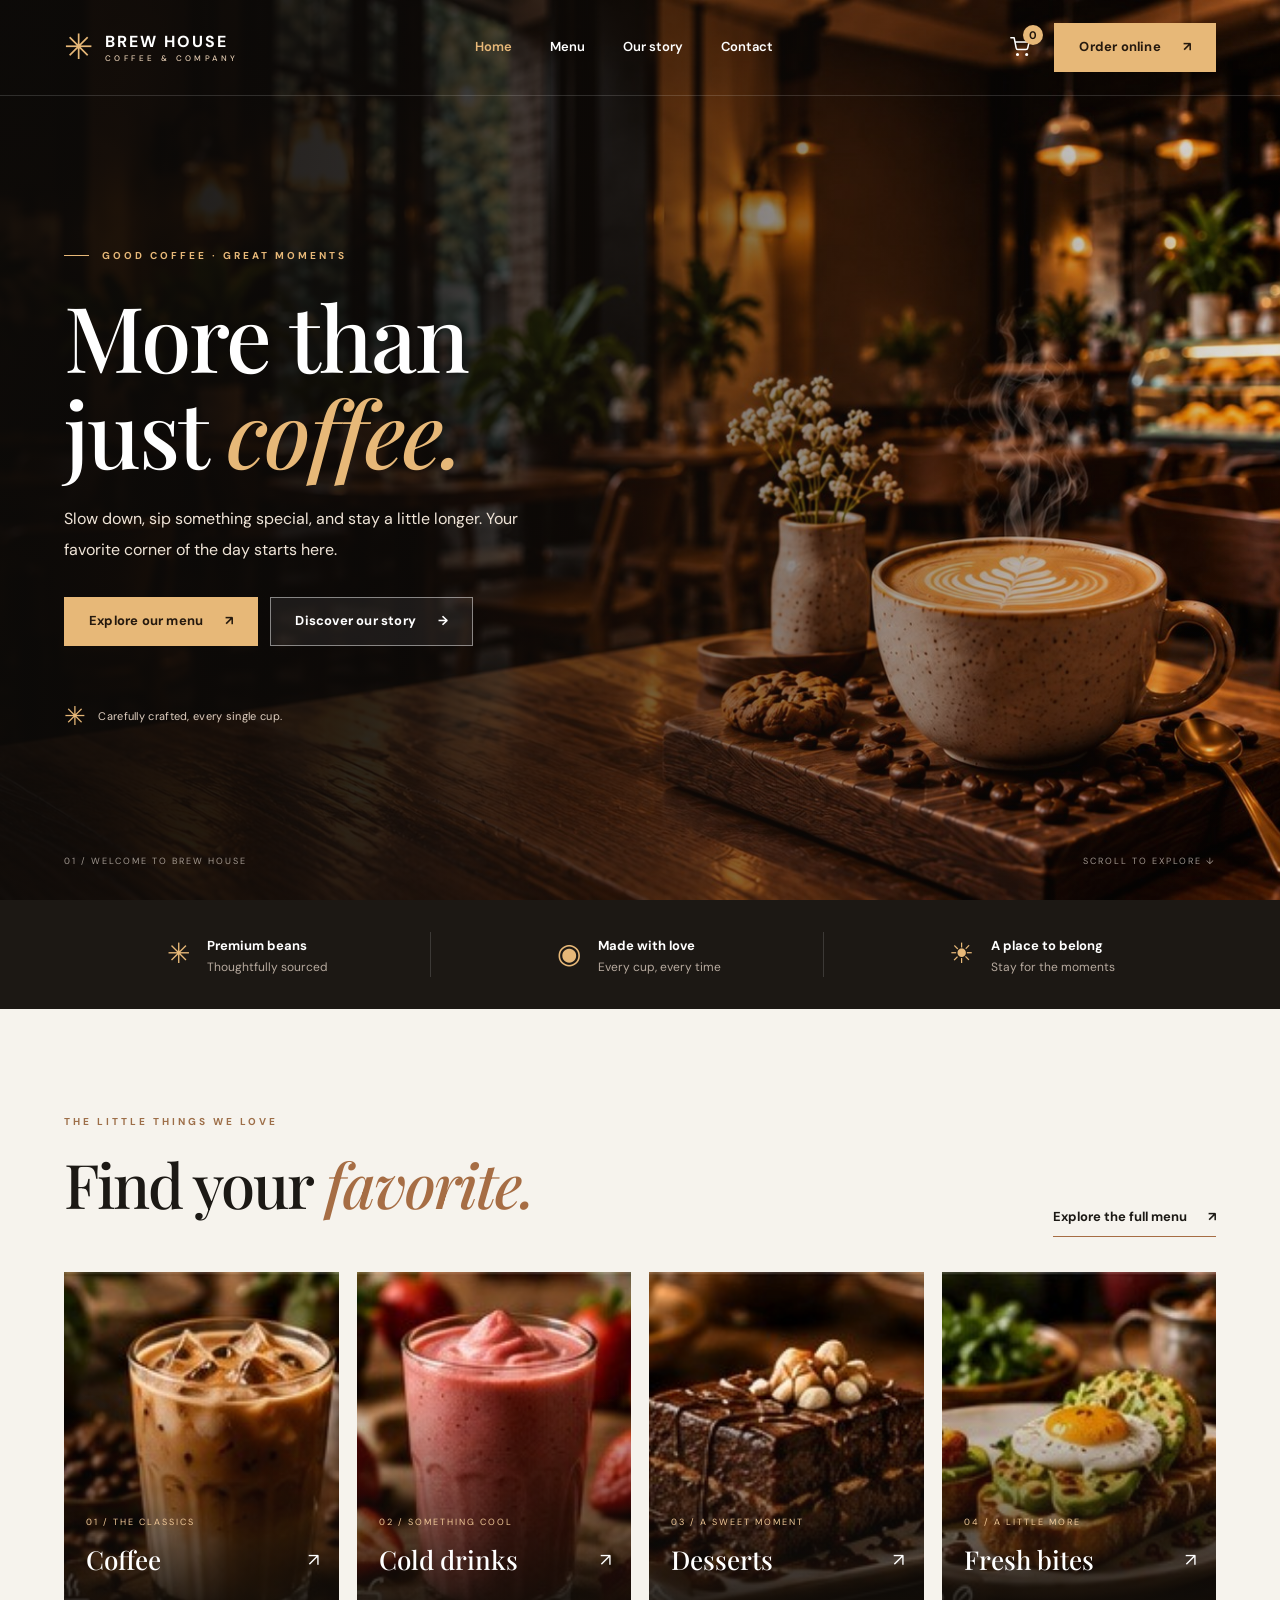
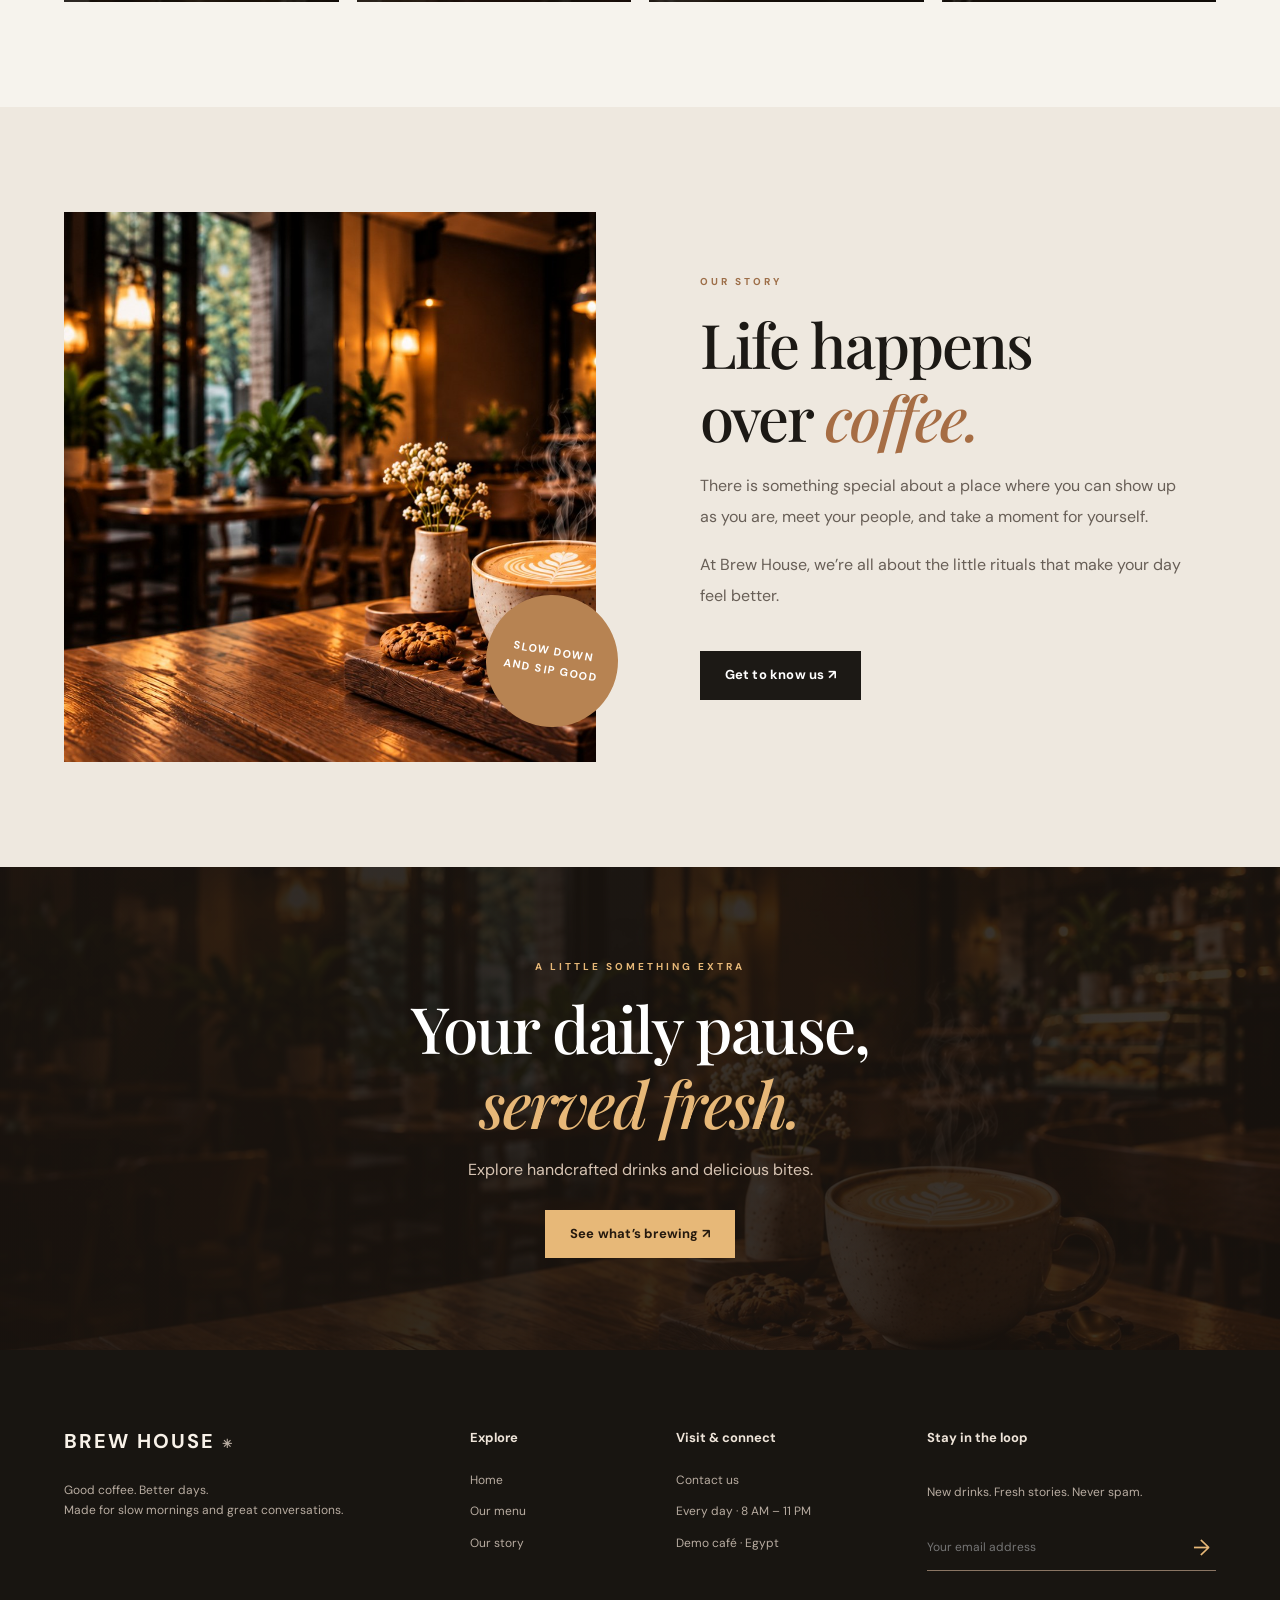
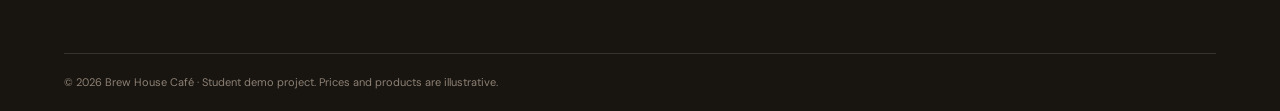
<file: index.html>
<!doctype html><html lang="en"><head><meta charset="UTF-8"><meta name="viewport" content="width=device-width,initial-scale=1"><meta name="description" content="Brew House Café — crafted coffee, fresh food and good company."><meta name="theme-color" content="#17130f"><title>Home | Brew House Café</title><link rel="preconnect" href="https://fonts.googleapis.com"><link rel="preconnect" href="https://fonts.gstatic.com" crossorigin><link href="https://fonts.googleapis.com/css2?family=DM+Sans:wght@400;500;600;700&family=Playfair+Display:ital,wght@0,500;0,600;0,700;1,500;1,600&display=swap" rel="stylesheet"><link rel="stylesheet" href="css/style.css"><script src="js/app.js" defer></script></head><body><header class="site-header"><div class="container nav-shell"><a class="brand" href="index.html" aria-label="Brew House homepage"><span class="brand-icon">✳</span><span class="brand-copy">BREW HOUSE<small>COFFEE & COMPANY</small></span></a><nav class="nav" id="mainNav" aria-label="Main navigation"><a data-nav="home" class="active" href="index.html">Home</a><a data-nav="menu" href="menu.html">Menu</a><a data-nav="about" href="about.html">Our story</a><a data-nav="contact" href="contact.html">Contact</a></nav><div class="nav-actions"><a class="cart-link" href="cart.html" aria-label="View shopping cart"><svg width="20" height="20" viewBox="0 0 24 24" fill="none" stroke="currentColor" stroke-width="1.8" stroke-linecap="round" stroke-linejoin="round"><circle cx="9" cy="21" r="1"/><circle cx="20" cy="21" r="1"/><path d="M1 1h4l2.4 12.2a2 2 0 0 0 2 1.8h9.8a2 2 0 0 0 2-1.6L23 6H6"/></svg><span class="cart-count" data-cart-count>0</span></a><a class="btn btn-gold nav-order" href="menu.html">Order online <span>↗</span></a><button class="menu-toggle" id="menuToggle" aria-label="Open menu" aria-expanded="false" aria-controls="mainNav"><span></span><span></span><span></span></button></div></div></header><main><section class="hero"><div class="container hero-inner"><div class="hero-content"><div class="eyebrow"><span class="dash"></span> GOOD COFFEE · GREAT MOMENTS</div><h1>More than<br>just <em>coffee.</em></h1><p>Slow down, sip something special, and stay a little longer. Your favorite corner of the day starts here.</p><div class="hero-buttons"><a class="btn btn-gold" href="menu.html">Explore our menu <span>↗</span></a><a class="btn btn-outline" href="about.html">Discover our story <span>→</span></a></div><div class="hero-proof"><span>✳</span><span>Carefully crafted, every single cup.</span></div></div><div class="hero-bottom"><span>01 / WELCOME TO BREW HOUSE</span><span>SCROLL TO EXPLORE ↓</span></div></div></section>
<section class="benefits"><div class="container benefits-grid"><div><span class="benefit-icon">✳</span><div><strong>Premium beans</strong><p>Thoughtfully sourced</p></div></div><div><span class="benefit-icon">◉</span><div><strong>Made with love</strong><p>Every cup, every time</p></div></div><div><span class="benefit-icon">☀</span><div><strong>A place to belong</strong><p>Stay for the moments</p></div></div></div></section>
<section class="section menu-preview"><div class="container"><div class="section-top"><div><div class="eyebrow dark-eye">THE LITTLE THINGS WE LOVE</div><h2>Find your <em>favorite.</em></h2></div><a class="text-link" href="menu.html">Explore the full menu <span>↗</span></a></div><div class="category-grid"><a href="menu.html?category=Coffee" class="category-card"><img src="images/coffee.jpg" alt="Coffee" loading="lazy"><div><small>01 / THE CLASSICS</small><h3>Coffee <span>↗</span></h3></div></a><a href="menu.html?category=Cold%20Drinks" class="category-card"><img src="images/cold-drinks.jpg" alt="Cold drink" loading="lazy"><div><small>02 / SOMETHING COOL</small><h3>Cold drinks <span>↗</span></h3></div></a><a href="menu.html?category=Desserts" class="category-card"><img src="images/desserts.jpg" alt="Chocolate dessert" loading="lazy"><div><small>03 / A SWEET MOMENT</small><h3>Desserts <span>↗</span></h3></div></a><a href="menu.html?category=Food" class="category-card"><img src="images/food.jpg" alt="Café food" loading="lazy"><div><small>04 / A LITTLE MORE</small><h3>Fresh bites <span>↗</span></h3></div></a></div></div></section>
<section class="section story-section"><div class="container story-grid"><div class="story-photo"><img src="images/hero.jpg" alt="Warm coffee shop table with a latte" loading="lazy"><span class="photo-stamp">SLOW DOWN<br>AND SIP GOOD</span></div><div class="story-copy"><div class="eyebrow dark-eye">OUR STORY</div><h2>Life happens<br>over <em>coffee.</em></h2><p>There is something special about a place where you can show up as you are, meet your people, and take a moment for yourself.</p><p>At Brew House, we’re all about the little rituals that make your day feel better.</p><a href="about.html" class="btn btn-dark">Get to know us ↗</a></div></div></section>
<section class="banner"><div class="container banner-content"><div class="eyebrow">A LITTLE SOMETHING EXTRA</div><h2>Your daily pause,<br><em>served fresh.</em></h2><p>Explore handcrafted drinks and delicious bites.</p><a href="menu.html" class="btn btn-gold">See what’s brewing ↗</a></div></section></main><footer class="footer"><div class="container footer-grid"><div><a href="index.html" class="footer-brand">BREW HOUSE <span>✳</span></a><p>Good coffee. Better days.<br>Made for slow mornings and great conversations.</p></div><div><h3>Explore</h3><a href="index.html">Home</a><a href="menu.html">Our menu</a><a href="about.html">Our story</a></div><div><h3>Visit & connect</h3><a href="contact.html">Contact us</a><span>Every day · 8 AM – 11 PM</span><span>Demo café · Egypt</span></div><div><h3>Stay in the loop</h3><p>New drinks. Fresh stories. Never spam.</p><form class="subscribe-form" id="subscribeForm"><input required type="email" aria-label="Email address" placeholder="Your email address"><button aria-label="Subscribe" type="submit">→</button></form><small id="subscribeMessage" role="status"></small></div></div><div class="container copyright">© 2026 Brew House Café · Student demo project. Prices and products are illustrative.</div></footer><div class="toast" id="toast" role="status" aria-live="polite"></div></body></html>
</file>
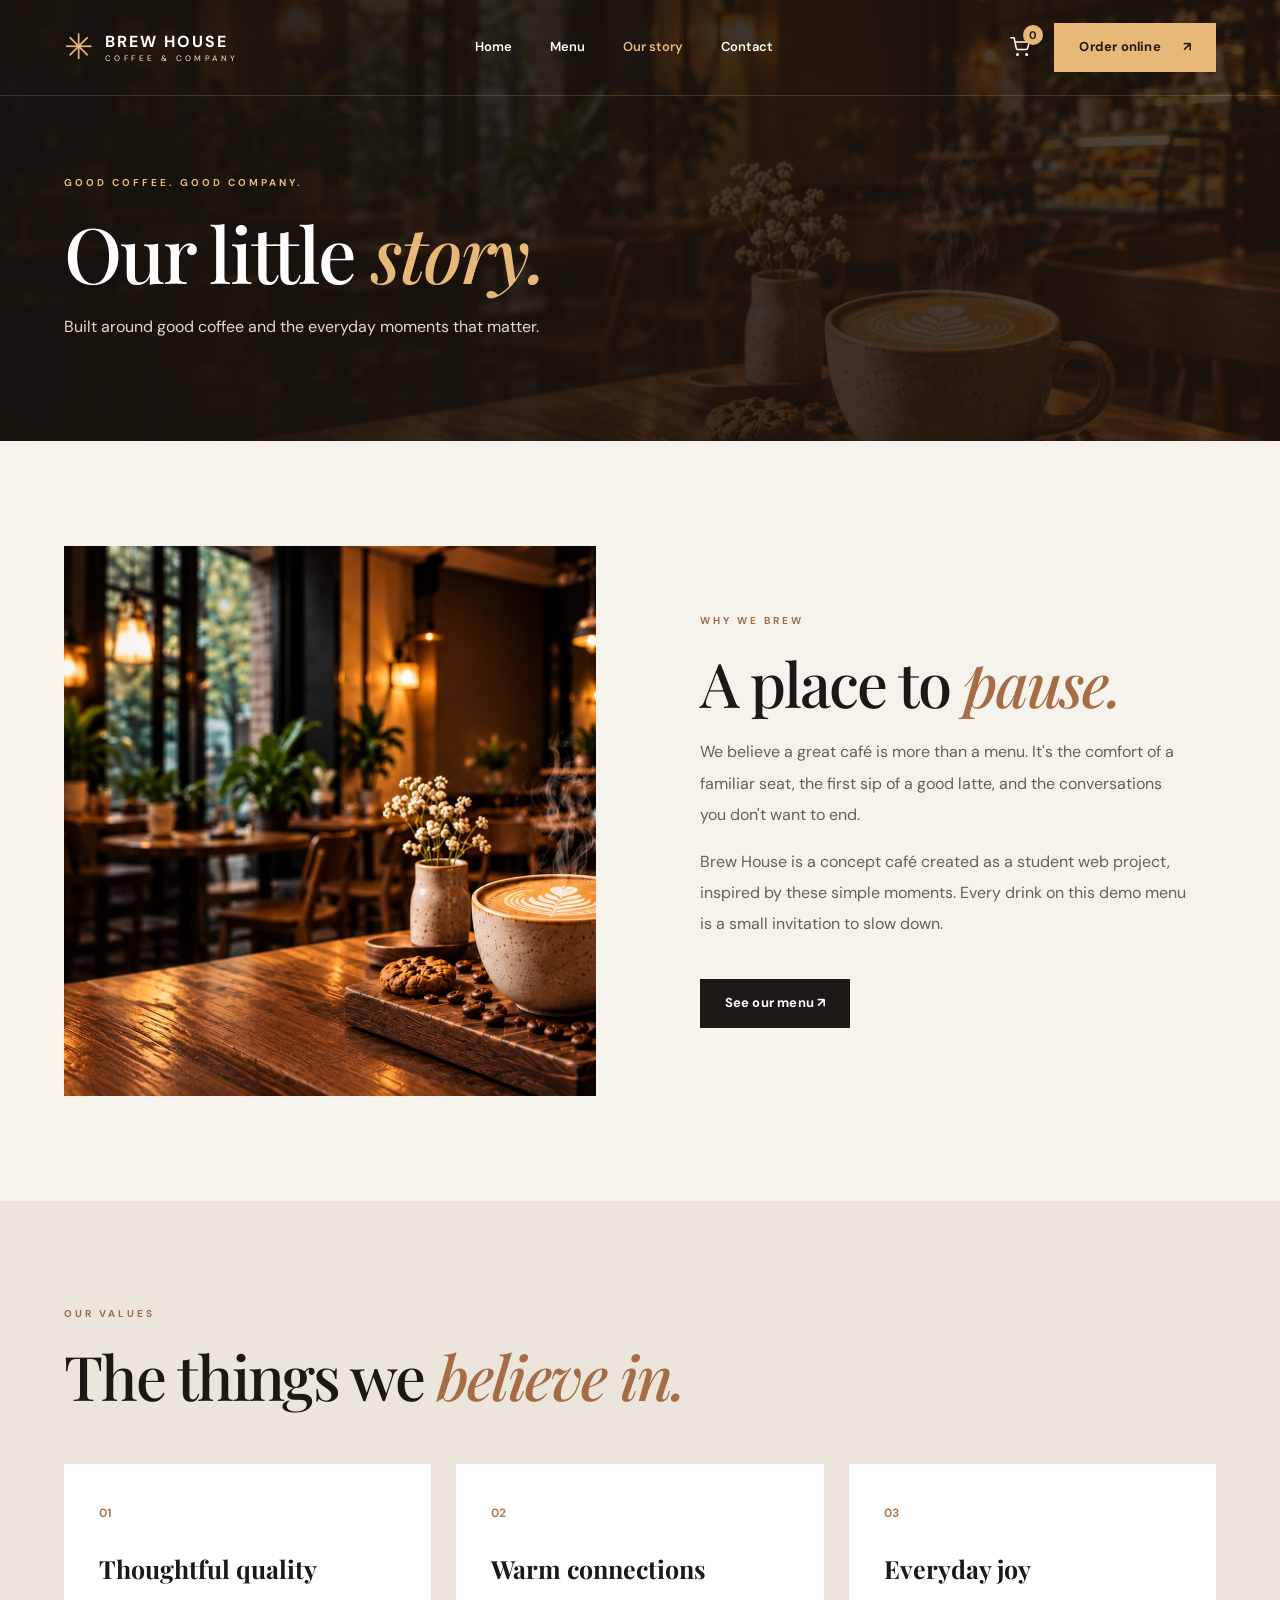
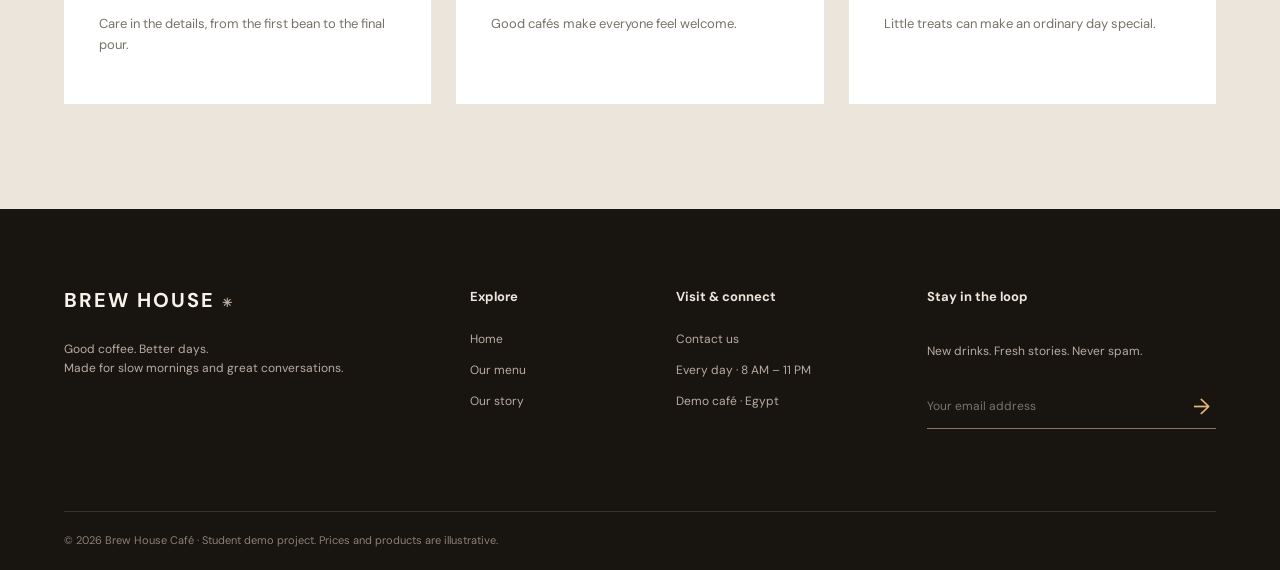
<file: about.html>
<!doctype html><html lang="en"><head><meta charset="UTF-8"><meta name="viewport" content="width=device-width,initial-scale=1"><meta name="description" content="Brew House Café — crafted coffee, fresh food and good company."><meta name="theme-color" content="#17130f"><title>Our Story | Brew House Café</title><link rel="preconnect" href="https://fonts.googleapis.com"><link rel="preconnect" href="https://fonts.gstatic.com" crossorigin><link href="https://fonts.googleapis.com/css2?family=DM+Sans:wght@400;500;600;700&family=Playfair+Display:ital,wght@0,500;0,600;0,700;1,500;1,600&display=swap" rel="stylesheet"><link rel="stylesheet" href="css/style.css"><script src="js/app.js" defer></script></head><body><header class="site-header"><div class="container nav-shell"><a class="brand" href="index.html" aria-label="Brew House homepage"><span class="brand-icon">✳</span><span class="brand-copy">BREW HOUSE<small>COFFEE & COMPANY</small></span></a><nav class="nav" id="mainNav" aria-label="Main navigation"><a data-nav="home" href="index.html">Home</a><a data-nav="menu" href="menu.html">Menu</a><a data-nav="about" class="active" href="about.html">Our story</a><a data-nav="contact" href="contact.html">Contact</a></nav><div class="nav-actions"><a class="cart-link" href="cart.html" aria-label="View shopping cart"><svg width="20" height="20" viewBox="0 0 24 24" fill="none" stroke="currentColor" stroke-width="1.8" stroke-linecap="round" stroke-linejoin="round"><circle cx="9" cy="21" r="1"/><circle cx="20" cy="21" r="1"/><path d="M1 1h4l2.4 12.2a2 2 0 0 0 2 1.8h9.8a2 2 0 0 0 2-1.6L23 6H6"/></svg><span class="cart-count" data-cart-count>0</span></a><a class="btn btn-gold nav-order" href="menu.html">Order online <span>↗</span></a><button class="menu-toggle" id="menuToggle" aria-label="Open menu" aria-expanded="false" aria-controls="mainNav"><span></span><span></span><span></span></button></div></div></header><main><section class="page-hero"><div class="container"><div class="eyebrow">GOOD COFFEE. GOOD COMPANY.</div><h1>Our little <em>story.</em></h1><p>Built around good coffee and the everyday moments that matter.</p></div></section><section class="section"><div class="container story-grid"><div class="story-photo"><img src="images/hero.jpg" alt="Coffee and warm café atmosphere"></div><div class="story-copy"><div class="eyebrow dark-eye">WHY WE BREW</div><h2>A place to <em>pause.</em></h2><p>We believe a great café is more than a menu. It's the comfort of a familiar seat, the first sip of a good latte, and the conversations you don't want to end.</p><p>Brew House is a concept café created as a student web project, inspired by these simple moments. Every drink on this demo menu is a small invitation to slow down.</p><a href="menu.html" class="btn btn-dark">See our menu ↗</a></div></div></section><section class="section values-section"><div class="container"><div class="section-top"><div><div class="eyebrow dark-eye">OUR VALUES</div><h2>The things we <em>believe in.</em></h2></div></div><div class="values-grid"><article><b>01</b><h3>Thoughtful quality</h3><p>Care in the details, from the first bean to the final pour.</p></article><article><b>02</b><h3>Warm connections</h3><p>Good cafés make everyone feel welcome.</p></article><article><b>03</b><h3>Everyday joy</h3><p>Little treats can make an ordinary day special.</p></article></div></div></section></main><footer class="footer"><div class="container footer-grid"><div><a href="index.html" class="footer-brand">BREW HOUSE <span>✳</span></a><p>Good coffee. Better days.<br>Made for slow mornings and great conversations.</p></div><div><h3>Explore</h3><a href="index.html">Home</a><a href="menu.html">Our menu</a><a href="about.html">Our story</a></div><div><h3>Visit & connect</h3><a href="contact.html">Contact us</a><span>Every day · 8 AM – 11 PM</span><span>Demo café · Egypt</span></div><div><h3>Stay in the loop</h3><p>New drinks. Fresh stories. Never spam.</p><form class="subscribe-form" id="subscribeForm"><input required type="email" aria-label="Email address" placeholder="Your email address"><button aria-label="Subscribe" type="submit">→</button></form><small id="subscribeMessage" role="status"></small></div></div><div class="container copyright">© 2026 Brew House Café · Student demo project. Prices and products are illustrative.</div></footer><div class="toast" id="toast" role="status" aria-live="polite"></div></body></html>
</file>
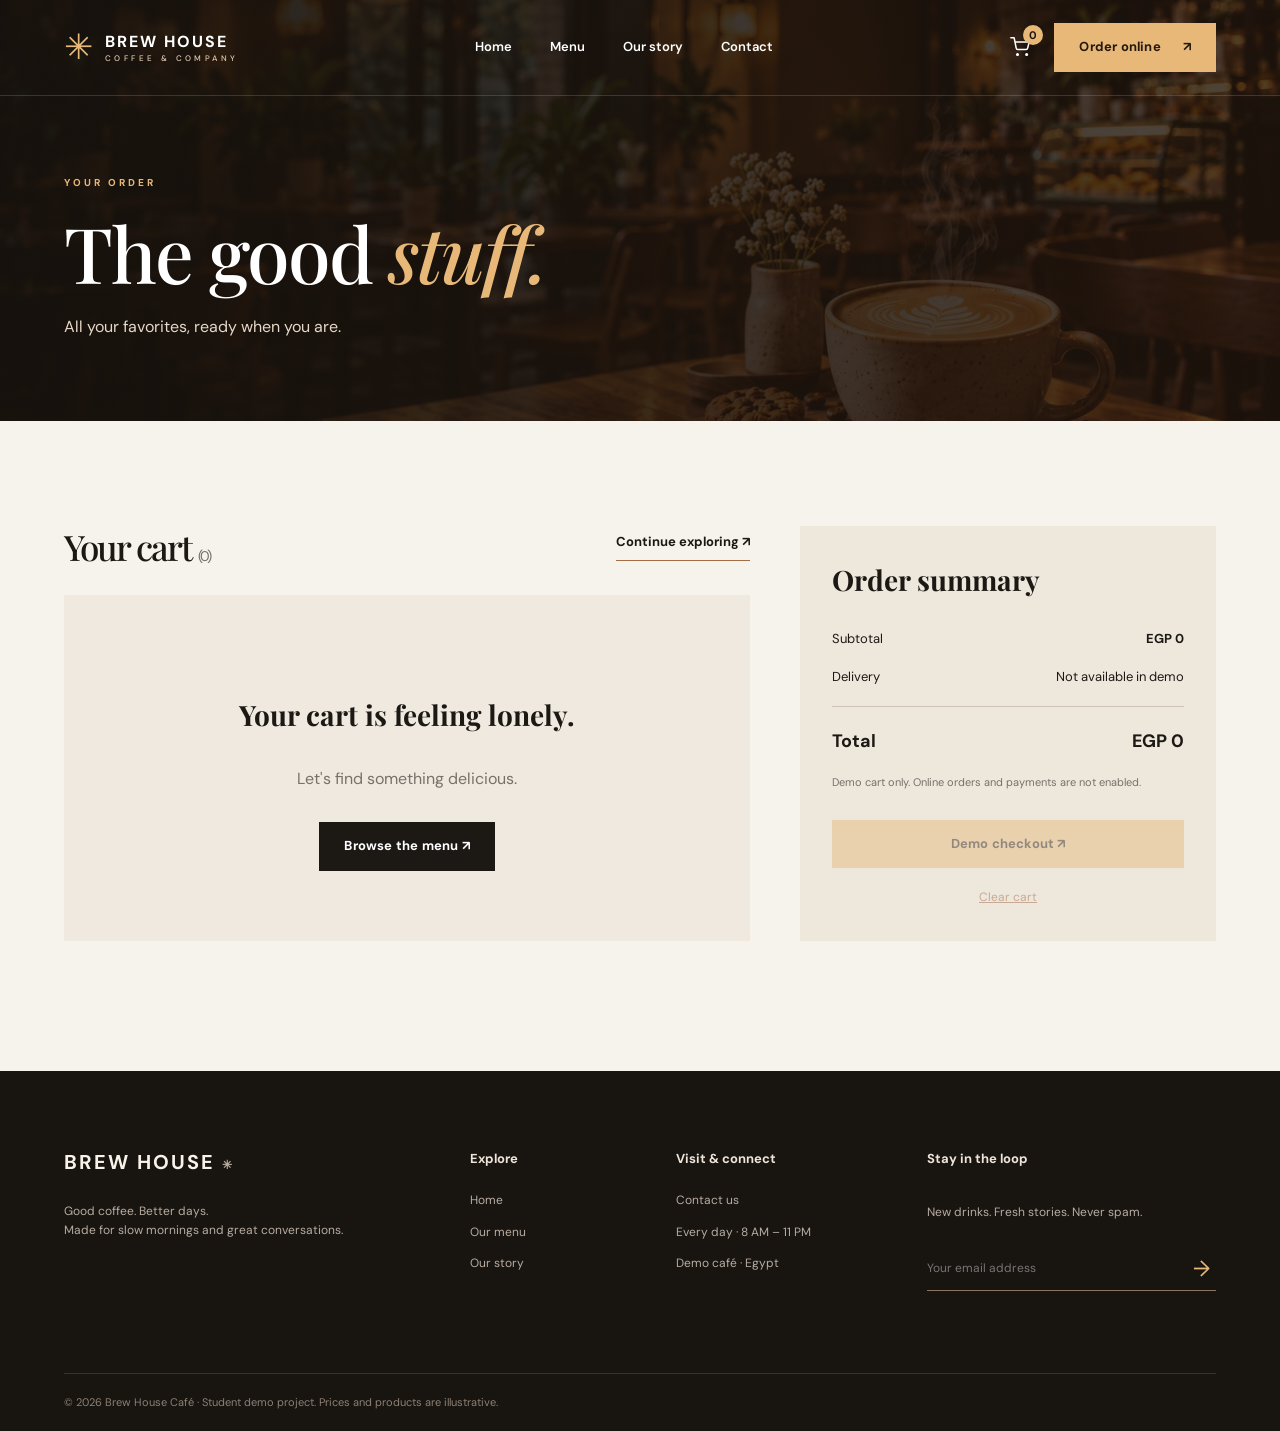
<file: cart.html>
<!doctype html><html lang="en"><head><meta charset="UTF-8"><meta name="viewport" content="width=device-width,initial-scale=1"><meta name="description" content="Brew House Café — crafted coffee, fresh food and good company."><meta name="theme-color" content="#17130f"><title>Cart | Brew House Café</title><link rel="preconnect" href="https://fonts.googleapis.com"><link rel="preconnect" href="https://fonts.gstatic.com" crossorigin><link href="https://fonts.googleapis.com/css2?family=DM+Sans:wght@400;500;600;700&family=Playfair+Display:ital,wght@0,500;0,600;0,700;1,500;1,600&display=swap" rel="stylesheet"><link rel="stylesheet" href="css/style.css"><script src="js/app.js" defer></script></head><body><header class="site-header"><div class="container nav-shell"><a class="brand" href="index.html" aria-label="Brew House homepage"><span class="brand-icon">✳</span><span class="brand-copy">BREW HOUSE<small>COFFEE & COMPANY</small></span></a><nav class="nav" id="mainNav" aria-label="Main navigation"><a data-nav="home" href="index.html">Home</a><a data-nav="menu" href="menu.html">Menu</a><a data-nav="about" href="about.html">Our story</a><a data-nav="contact" href="contact.html">Contact</a></nav><div class="nav-actions"><a class="cart-link" href="cart.html" aria-label="View shopping cart"><svg width="20" height="20" viewBox="0 0 24 24" fill="none" stroke="currentColor" stroke-width="1.8" stroke-linecap="round" stroke-linejoin="round"><circle cx="9" cy="21" r="1"/><circle cx="20" cy="21" r="1"/><path d="M1 1h4l2.4 12.2a2 2 0 0 0 2 1.8h9.8a2 2 0 0 0 2-1.6L23 6H6"/></svg><span class="cart-count" data-cart-count>0</span></a><a class="btn btn-gold nav-order" href="menu.html">Order online <span>↗</span></a><button class="menu-toggle" id="menuToggle" aria-label="Open menu" aria-expanded="false" aria-controls="mainNav"><span></span><span></span><span></span></button></div></div></header><main><section class="page-hero compact-hero"><div class="container"><div class="eyebrow">YOUR ORDER</div><h1>The good <em>stuff.</em></h1><p>All your favorites, ready when you are.</p></div></section><section class="section"><div class="container cart-layout"><div><div class="cart-heading"><h2>Your cart <span id="cartTitleCount"></span></h2><a href="menu.html" class="text-link">Continue exploring ↗</a></div><div id="cartItems" class="cart-items"></div><div id="cartEmpty" class="empty-state" hidden><h3>Your cart is feeling lonely.</h3><p>Let's find something delicious.</p><a class="btn btn-dark" href="menu.html">Browse the menu ↗</a></div></div><aside class="order-summary"><h3>Order summary</h3><div class="summary-row"><span>Subtotal</span><strong id="subtotal">EGP 0</strong></div><div class="summary-row"><span>Delivery</span><span>Not available in demo</span></div><div class="summary-total"><span>Total</span><strong id="cartTotal">EGP 0</strong></div><p>Demo cart only. Online orders and payments are not enabled.</p><button type="button" class="btn btn-gold checkout-button" id="checkoutBtn">Demo checkout ↗</button><button type="button" class="clear-cart" id="clearCartBtn">Clear cart</button></aside></div></section></main><footer class="footer"><div class="container footer-grid"><div><a href="index.html" class="footer-brand">BREW HOUSE <span>✳</span></a><p>Good coffee. Better days.<br>Made for slow mornings and great conversations.</p></div><div><h3>Explore</h3><a href="index.html">Home</a><a href="menu.html">Our menu</a><a href="about.html">Our story</a></div><div><h3>Visit & connect</h3><a href="contact.html">Contact us</a><span>Every day · 8 AM – 11 PM</span><span>Demo café · Egypt</span></div><div><h3>Stay in the loop</h3><p>New drinks. Fresh stories. Never spam.</p><form class="subscribe-form" id="subscribeForm"><input required type="email" aria-label="Email address" placeholder="Your email address"><button aria-label="Subscribe" type="submit">→</button></form><small id="subscribeMessage" role="status"></small></div></div><div class="container copyright">© 2026 Brew House Café · Student demo project. Prices and products are illustrative.</div></footer><div class="toast" id="toast" role="status" aria-live="polite"></div></body></html>
</file>
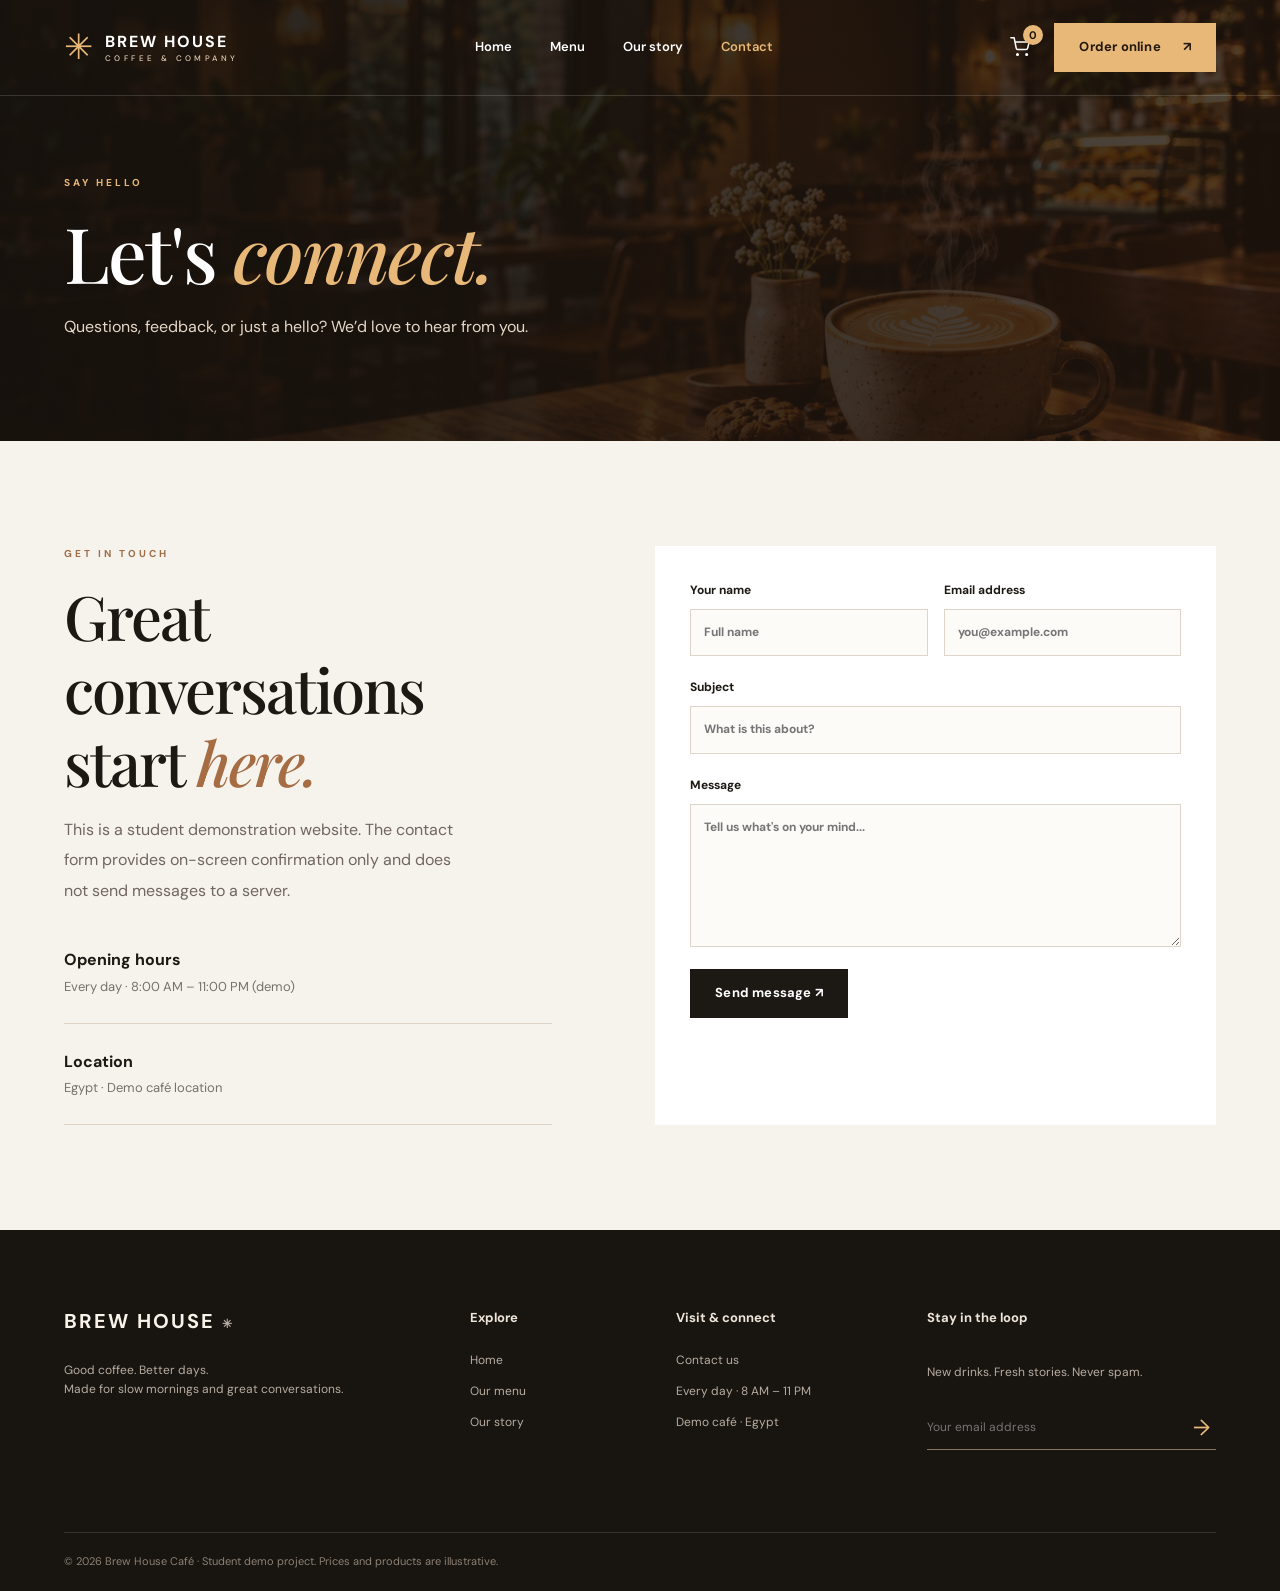
<file: contact.html>
<!doctype html><html lang="en"><head><meta charset="UTF-8"><meta name="viewport" content="width=device-width,initial-scale=1"><meta name="description" content="Brew House Café — crafted coffee, fresh food and good company."><meta name="theme-color" content="#17130f"><title>Contact | Brew House Café</title><link rel="preconnect" href="https://fonts.googleapis.com"><link rel="preconnect" href="https://fonts.gstatic.com" crossorigin><link href="https://fonts.googleapis.com/css2?family=DM+Sans:wght@400;500;600;700&family=Playfair+Display:ital,wght@0,500;0,600;0,700;1,500;1,600&display=swap" rel="stylesheet"><link rel="stylesheet" href="css/style.css"><script src="js/app.js" defer></script></head><body><header class="site-header"><div class="container nav-shell"><a class="brand" href="index.html" aria-label="Brew House homepage"><span class="brand-icon">✳</span><span class="brand-copy">BREW HOUSE<small>COFFEE & COMPANY</small></span></a><nav class="nav" id="mainNav" aria-label="Main navigation"><a data-nav="home" href="index.html">Home</a><a data-nav="menu" href="menu.html">Menu</a><a data-nav="about" href="about.html">Our story</a><a data-nav="contact" class="active" href="contact.html">Contact</a></nav><div class="nav-actions"><a class="cart-link" href="cart.html" aria-label="View shopping cart"><svg width="20" height="20" viewBox="0 0 24 24" fill="none" stroke="currentColor" stroke-width="1.8" stroke-linecap="round" stroke-linejoin="round"><circle cx="9" cy="21" r="1"/><circle cx="20" cy="21" r="1"/><path d="M1 1h4l2.4 12.2a2 2 0 0 0 2 1.8h9.8a2 2 0 0 0 2-1.6L23 6H6"/></svg><span class="cart-count" data-cart-count>0</span></a><a class="btn btn-gold nav-order" href="menu.html">Order online <span>↗</span></a><button class="menu-toggle" id="menuToggle" aria-label="Open menu" aria-expanded="false" aria-controls="mainNav"><span></span><span></span><span></span></button></div></div></header><main><section class="page-hero"><div class="container"><div class="eyebrow">SAY HELLO</div><h1>Let's <em>connect.</em></h1><p>Questions, feedback, or just a hello? We’d love to hear from you.</p></div></section><section class="section"><div class="container contact-grid"><div class="contact-information"><div class="eyebrow dark-eye">GET IN TOUCH</div><h2>Great conversations<br>start <em>here.</em></h2><p>This is a student demonstration website. The contact form provides on-screen confirmation only and does not send messages to a server.</p><div class="contact-info-item"><strong>Opening hours</strong><span>Every day · 8:00 AM – 11:00 PM (demo)</span></div><div class="contact-info-item"><strong>Location</strong><span>Egypt · Demo café location</span></div></div><form id="contactForm" class="contact-form"><div class="form-row"><label>Your name<input name="name" required minlength="2" placeholder="Full name"></label><label>Email address<input name="email" type="email" required placeholder="you@example.com"></label></div><label>Subject<input name="subject" required placeholder="What is this about?"></label><label>Message<textarea name="message" required minlength="10" rows="6" placeholder="Tell us what's on your mind..."></textarea></label><button type="submit" class="btn btn-dark">Send message ↗</button><p id="contactMessage" role="status"></p></form></div></section></main><footer class="footer"><div class="container footer-grid"><div><a href="index.html" class="footer-brand">BREW HOUSE <span>✳</span></a><p>Good coffee. Better days.<br>Made for slow mornings and great conversations.</p></div><div><h3>Explore</h3><a href="index.html">Home</a><a href="menu.html">Our menu</a><a href="about.html">Our story</a></div><div><h3>Visit & connect</h3><a href="contact.html">Contact us</a><span>Every day · 8 AM – 11 PM</span><span>Demo café · Egypt</span></div><div><h3>Stay in the loop</h3><p>New drinks. Fresh stories. Never spam.</p><form class="subscribe-form" id="subscribeForm"><input required type="email" aria-label="Email address" placeholder="Your email address"><button aria-label="Subscribe" type="submit">→</button></form><small id="subscribeMessage" role="status"></small></div></div><div class="container copyright">© 2026 Brew House Café · Student demo project. Prices and products are illustrative.</div></footer><div class="toast" id="toast" role="status" aria-live="polite"></div></body></html>
</file>
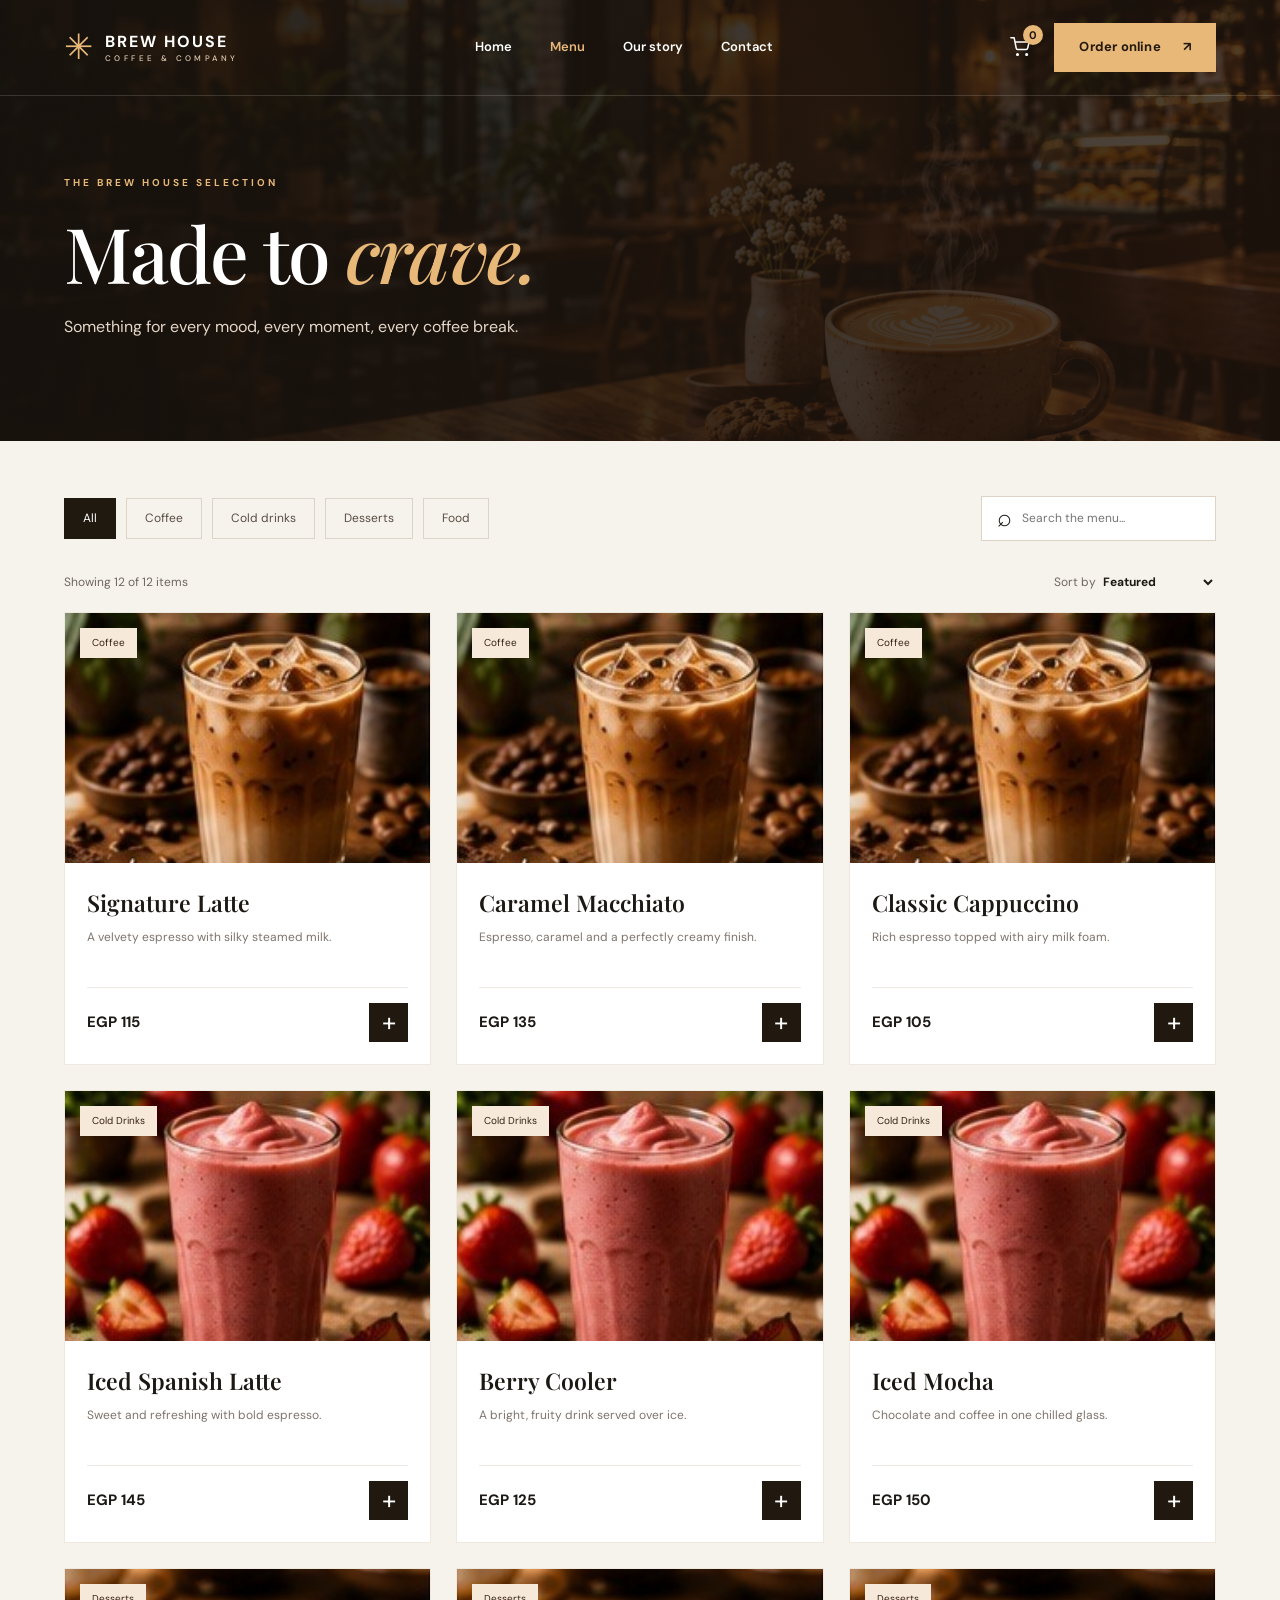
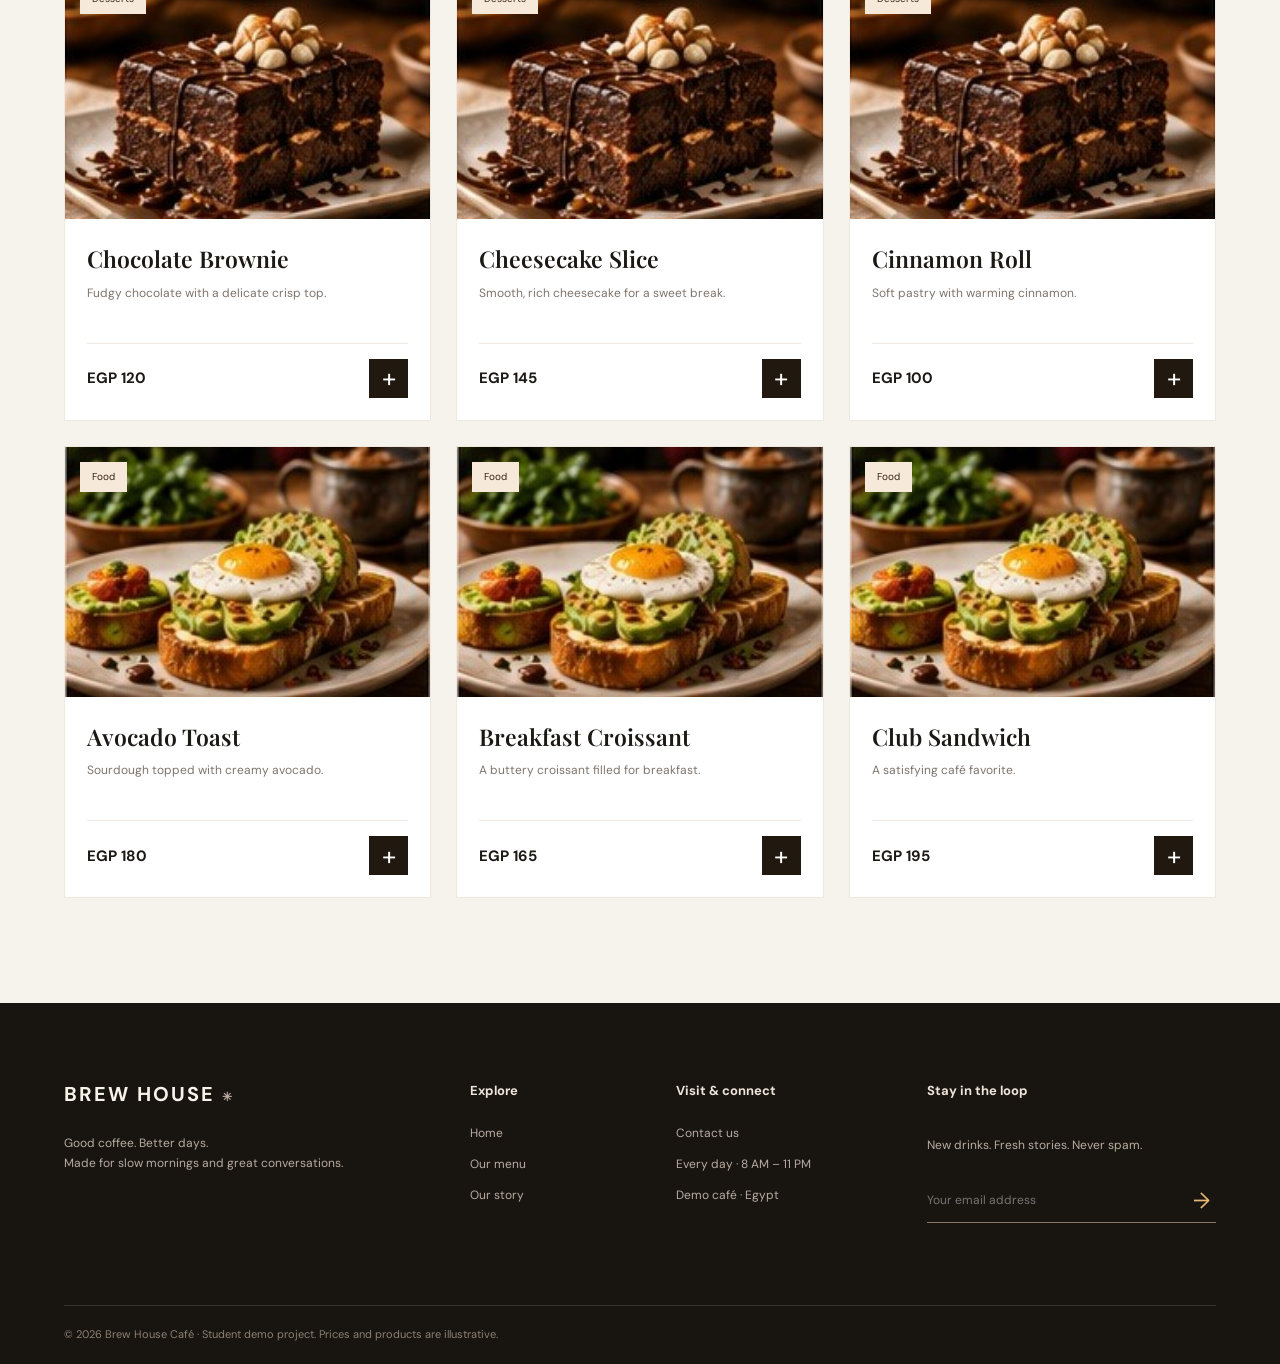
<file: menu.html>
<!doctype html><html lang="en"><head><meta charset="UTF-8"><meta name="viewport" content="width=device-width,initial-scale=1"><meta name="description" content="Brew House Café — crafted coffee, fresh food and good company."><meta name="theme-color" content="#17130f"><title>Menu | Brew House Café</title><link rel="preconnect" href="https://fonts.googleapis.com"><link rel="preconnect" href="https://fonts.gstatic.com" crossorigin><link href="https://fonts.googleapis.com/css2?family=DM+Sans:wght@400;500;600;700&family=Playfair+Display:ital,wght@0,500;0,600;0,700;1,500;1,600&display=swap" rel="stylesheet"><link rel="stylesheet" href="css/style.css"><script src="js/app.js" defer></script></head><body><header class="site-header"><div class="container nav-shell"><a class="brand" href="index.html" aria-label="Brew House homepage"><span class="brand-icon">✳</span><span class="brand-copy">BREW HOUSE<small>COFFEE & COMPANY</small></span></a><nav class="nav" id="mainNav" aria-label="Main navigation"><a data-nav="home" href="index.html">Home</a><a data-nav="menu" class="active" href="menu.html">Menu</a><a data-nav="about" href="about.html">Our story</a><a data-nav="contact" href="contact.html">Contact</a></nav><div class="nav-actions"><a class="cart-link" href="cart.html" aria-label="View shopping cart"><svg width="20" height="20" viewBox="0 0 24 24" fill="none" stroke="currentColor" stroke-width="1.8" stroke-linecap="round" stroke-linejoin="round"><circle cx="9" cy="21" r="1"/><circle cx="20" cy="21" r="1"/><path d="M1 1h4l2.4 12.2a2 2 0 0 0 2 1.8h9.8a2 2 0 0 0 2-1.6L23 6H6"/></svg><span class="cart-count" data-cart-count>0</span></a><a class="btn btn-gold nav-order" href="menu.html">Order online <span>↗</span></a><button class="menu-toggle" id="menuToggle" aria-label="Open menu" aria-expanded="false" aria-controls="mainNav"><span></span><span></span><span></span></button></div></div></header><main><section class="page-hero page-hero-menu"><div class="container"><div class="eyebrow">THE BREW HOUSE SELECTION</div><h1>Made to <em>crave.</em></h1><p>Something for every mood, every moment, every coffee break.</p></div></section><section class="section catalog"><div class="container"><div class="catalog-toolbar"><div class="filter-pills" id="categoryFilters" role="group" aria-label="Menu categories"><button class="filter-btn active" data-category="All">All</button><button class="filter-btn" data-category="Coffee">Coffee</button><button class="filter-btn" data-category="Cold Drinks">Cold drinks</button><button class="filter-btn" data-category="Desserts">Desserts</button><button class="filter-btn" data-category="Food">Food</button></div><label class="search-field"><span aria-hidden="true">⌕</span><input id="menuSearch" type="search" placeholder="Search the menu..." aria-label="Search products"></label></div><div class="result-bar"><span id="resultCount"></span><label>Sort by <select id="menuSort" aria-label="Sort products"><option value="default">Featured</option><option value="asc">Price: low to high</option><option value="desc">Price: high to low</option><option value="name">Name: A–Z</option></select></label></div><div class="products-grid" id="productsGrid"></div><div class="empty-state" id="menuEmpty" hidden><h3>No matches this time.</h3><p>Try another search or category.</p><button class="btn btn-dark" id="resetFilters">Show all products</button></div></div></section></main><footer class="footer"><div class="container footer-grid"><div><a href="index.html" class="footer-brand">BREW HOUSE <span>✳</span></a><p>Good coffee. Better days.<br>Made for slow mornings and great conversations.</p></div><div><h3>Explore</h3><a href="index.html">Home</a><a href="menu.html">Our menu</a><a href="about.html">Our story</a></div><div><h3>Visit & connect</h3><a href="contact.html">Contact us</a><span>Every day · 8 AM – 11 PM</span><span>Demo café · Egypt</span></div><div><h3>Stay in the loop</h3><p>New drinks. Fresh stories. Never spam.</p><form class="subscribe-form" id="subscribeForm"><input required type="email" aria-label="Email address" placeholder="Your email address"><button aria-label="Subscribe" type="submit">→</button></form><small id="subscribeMessage" role="status"></small></div></div><div class="container copyright">© 2026 Brew House Café · Student demo project. Prices and products are illustrative.</div></footer><div class="toast" id="toast" role="status" aria-live="polite"></div></body></html>
</file>
<file: css/style.css>
:root{--ink:#1c1915;--muted:#77716a;--cream:#f6f3ed;--white:#fffefa;--gold:#c9925a;--gold2:#e7b878;--line:#e7e0d5}*{box-sizing:border-box}html{scroll-behavior:smooth}body{margin:0;background:var(--cream);color:var(--ink);font-family:'DM Sans',Arial,sans-serif;line-height:1.6}img{max-width:100%;display:block}a{text-decoration:none;color:inherit}button,input,select,textarea{font:inherit}button{cursor:pointer}.container{width:min(1200px,90%);margin-inline:auto}.site-header{position:absolute;top:0;left:0;width:100%;z-index:20;color:white;border-bottom:1px solid #ffffff25}.nav-shell{min-height:95px;display:flex;align-items:center;justify-content:space-between;gap:24px}.brand{display:flex;align-items:center;gap:12px;white-space:nowrap}.brand-icon{font-size:35px;color:var(--gold2);line-height:1}.brand-copy{font-weight:700;letter-spacing:2px;font-size:16px;line-height:1.35}.brand-copy small{display:block;letter-spacing:3.4px;font-size:8px;font-weight:500;color:#e3cbb1}.nav,.nav-actions{display:flex;align-items:center}.nav{gap:38px}.nav a{font-size:13px;font-weight:600;transition:color .2s}.nav a.active,.nav a:hover{color:var(--gold2)}.nav-actions{gap:24px}.cart-link{display:flex;position:relative;align-items:center}.cart-count{position:absolute;top:-12px;right:-13px;display:grid;place-items:center;border-radius:50%;width:20px;height:20px;background:var(--gold2);color:#21150b;font-size:11px;font-weight:700}.btn{min-height:48px;padding:13px 24px;display:inline-flex;align-items:center;justify-content:center;gap:22px;border:1px solid transparent;font-size:13px;font-weight:700;letter-spacing:.2px;transition:transform .2s,background .2s,border-color .2s}.btn:hover{transform:translateY(-2px)}.btn-gold{background:var(--gold2);color:#25190e}.btn-gold:hover{background:#ffd09b}.btn-outline{color:white;border-color:#ffffff78;background:#ffffff12}.btn-outline:hover{background:#ffffff25}.btn-dark{background:var(--ink);color:white}.btn-dark:hover{background:#3f3127}.menu-toggle{display:none;border:0;background:transparent;width:36px;padding:4px}.menu-toggle span{display:block;height:2px;background:white;margin:6px 0;width:25px}.hero{min-height:775px;height:100vh;max-height:1000px;color:white;background:linear-gradient(90deg,rgba(12,10,8,.95) 0%,rgba(13,10,8,.87) 29%,rgba(21,14,9,.57) 53%,rgba(21,14,9,.11) 100%),url('../images/hero.jpg') center center/cover no-repeat}.hero-inner{position:relative;min-height:100%;display:flex;align-items:center;padding-top:100px}.hero-content{max-width:660px;padding-bottom:15px}.eyebrow{font-size:10px;font-weight:700;color:var(--gold2);letter-spacing:3px;text-transform:uppercase;display:flex;align-items:center;gap:13px}.eyebrow .dash{width:25px;height:1px;background:currentColor}.hero h1,.page-hero h1,h2{font-family:'Playfair Display',Georgia,serif;font-weight:500;letter-spacing:-2px}h1 em,h2 em{color:var(--gold2);font-weight:500}.hero h1{font-size:clamp(66px,7.1vw,110px);line-height:1.06;margin:24px 0}.hero-content>p{color:#f0e5d8;max-width:480px;font-size:16px;line-height:1.9}.hero-buttons{display:flex;flex-wrap:wrap;gap:12px;margin-top:32px}.hero-proof{display:flex;align-items:center;gap:12px;font-size:11px;letter-spacing:.3px;color:#dfcfc0;margin-top:50px}.hero-proof span:first-child{color:var(--gold2);font-size:26px}.hero-bottom{position:absolute;bottom:32px;left:0;right:0;display:flex;justify-content:space-between;color:#e3d9cead;font-size:9px;letter-spacing:2px}.benefits{background:#1c1814;color:white;padding:32px 0}.benefits-grid{display:grid;grid-template-columns:repeat(3,1fr);gap:25px}.benefits-grid>div{display:flex;align-items:center;justify-content:center;gap:17px;border-right:1px solid #ffffff25}.benefits-grid>div:last-child{border:0}.benefit-icon{color:var(--gold2);font-size:28px}.benefits strong{font-size:13px}.benefits p{margin:0;color:#b7aa9f;font-size:12px}.section{padding:105px 0}.dark-eye{color:#9d6e48}.section-top{display:flex;justify-content:space-between;align-items:end;gap:18px;margin-bottom:35px}.section h2,.contact-information h2{font-size:clamp(38px,4.8vw,66px);line-height:1.19;margin:17px 0}.section h2 em{color:#a66d44}.text-link{font-size:13px;font-weight:700;border-bottom:1px solid #a66d44;padding-bottom:8px;white-space:nowrap}.text-link span{margin-left:18px}.category-grid{display:grid;grid-template-columns:repeat(4,minmax(0,1fr));gap:18px}.category-card{position:relative;overflow:hidden;min-height:330px;background:#302116;color:white}.category-card:after{content:'';position:absolute;inset:0;background:linear-gradient(180deg,transparent 35%,#110d09e0)}.category-card img{width:100%;height:330px;object-fit:cover;transition:transform .4s}.category-card:hover img{transform:scale(1.08)}.category-card>div{position:absolute;z-index:2;bottom:21px;left:22px;right:20px}.category-card small{font-size:9px;letter-spacing:2px;color:#f0c998}.category-card h3{display:flex;align-items:center;justify-content:space-between;font-family:'Playfair Display',Georgia,serif;font-size:26px;font-weight:500;margin:7px 0 0}.category-card h3 span{font:18px 'DM Sans',sans-serif}.story-section{background:#eee8df}.story-grid{display:grid;grid-template-columns:1.03fr 1fr;gap:9%;align-items:center}.story-photo{position:relative}.story-photo img{height:550px;width:100%;object-fit:cover}.photo-stamp{position:absolute;right:-22px;bottom:35px;display:grid;place-items:center;text-align:center;border-radius:50%;width:132px;height:132px;background:#b78352;color:white;font-size:11px;font-weight:700;letter-spacing:1.3px;line-height:1.7;transform:rotate(10deg)}.story-copy p{max-width:490px;color:#685f57;line-height:1.95}.story-copy .btn{margin-top:24px}.banner{position:relative;background:linear-gradient(90deg,#1a140fe9,#1a140fd9),url('../images/hero.jpg') center 55%/cover;color:white;padding:92px 0;text-align:center}.banner .eyebrow{justify-content:center}.banner h2{font-size:clamp(42px,5vw,70px);line-height:1.18;margin:15px 0}.banner p{color:#d7c4b3;margin-bottom:27px}.footer{background:#181511;color:#f8f2e9;padding:75px 0 20px}.footer-grid{display:grid;grid-template-columns:1.6fr .7fr .9fr 1.3fr;gap:50px}.footer-brand{font-weight:700;letter-spacing:2px;font-size:20px}.footer-brand span{color:var(--gold2)}.footer p,.footer span,.footer a:not(.footer-brand){font-size:12px;color:#b8aca1}.footer-grid>div{display:flex;flex-direction:column;align-items:start;gap:12px}.footer h3{font-size:13px;margin:3px 0 10px;color:#eee4d9}.subscribe-form{width:100%;display:flex;border-bottom:1px solid #8a7563}.subscribe-form input{min-width:0;flex:1;background:none;border:0;padding:12px 0;color:white;outline:none;font-size:12px}.subscribe-form button{border:0;background:transparent;color:var(--gold2);font-size:22px}.footer small{font-size:11px;color:var(--gold2)}.copyright{border-top:1px solid #ffffff20;margin-top:70px;padding-top:20px;color:#8d8074;font-size:11px}.page-hero{padding:175px 0 85px;color:white;background:linear-gradient(90deg,#17120df2,#21160ec9),url('../images/hero.jpg') center 50%/cover}.page-hero h1{font-size:clamp(55px,6vw,90px);line-height:1.2;margin:15px 0}.page-hero p{color:#e6d8c8;max-width:520px}.compact-hero{padding-bottom:65px}.catalog{padding-top:55px}.catalog-toolbar{display:flex;align-items:center;justify-content:space-between;gap:24px;flex-wrap:wrap}.filter-pills{display:flex;gap:10px;flex-wrap:wrap}.filter-btn{padding:10px 18px;border:1px solid #ddd4c8;background:transparent;color:#594d43;font-size:12px}.filter-btn.active,.filter-btn:hover{background:#201910;border-color:#201910;color:white}.search-field{display:flex;align-items:center;gap:10px;border:1px solid #ded3c5;background:white;padding:0 15px;min-width:235px}.search-field span{font-size:25px}.search-field input{width:100%;padding:12px 0;outline:0;border:0;font-size:12px;background:none}.result-bar{display:flex;align-items:center;justify-content:space-between;margin:32px 0 20px;color:#70675e;font-size:12px}.result-bar select{background:transparent;border:0;outline:0;color:var(--ink);font-weight:700;cursor:pointer}.products-grid{display:grid;grid-template-columns:repeat(3,minmax(0,1fr));gap:25px}.product-card{background:white;border:1px solid #eee8df;overflow:hidden}.product-image{height:250px;position:relative;background:#30261c}.product-image img{width:100%;height:100%;object-fit:cover}.product-category{position:absolute;top:15px;left:15px;background:#f7e9d9;color:#362416;font-size:10px;padding:7px 12px}.product-content{padding:22px}.product-content h3{font-family:'Playfair Display',Georgia,serif;font-weight:600;font-size:23px;margin:0 0 6px}.product-content p{font-size:12px;color:#7e746c;min-height:40px;margin:0 0 19px}.product-bottom{border-top:1px solid #ede8e2;padding-top:15px;display:flex;align-items:center;justify-content:space-between}.product-bottom strong{font-size:15px}.add-btn{border:0;width:39px;height:39px;background:#211910;color:white;font-size:26px;line-height:1}.add-btn:hover{background:#a66d44}.empty-state{text-align:center;padding:70px 20px;background:#f0e9e0;margin:25px 0}.empty-state h3{font-family:'Playfair Display',Georgia,serif;font-size:28px}.empty-state p{color:var(--muted)}.empty-state .btn{margin-top:14px}.values-section{background:#ece5db}.values-grid{display:grid;grid-template-columns:repeat(3,1fr);gap:25px}.values-grid article{padding:35px;background:white}.values-grid b{font-size:12px;color:#b27c52}.values-grid h3{font-family:'Playfair Display',Georgia,serif;font-size:25px}.values-grid p{color:var(--muted);font-size:13px}.contact-grid{display:grid;grid-template-columns:1fr 1.15fr;gap:9%}.contact-information p{max-width:400px;color:#71665e;line-height:1.9}.contact-info-item{padding:25px 0;border-bottom:1px solid #ddd3c7;display:flex;flex-direction:column;gap:4px}.contact-info-item span{color:var(--muted);font-size:13px}.contact-form{background:white;padding:35px;display:flex;flex-direction:column;gap:22px}.contact-form label{display:flex;flex-direction:column;font-size:12px;font-weight:700;gap:9px}.form-row{display:grid;grid-template-columns:1fr 1fr;gap:16px}.contact-form input,.contact-form textarea{border:1px solid #ddd5ca;padding:13px;outline-color:#b78352;background:#fdfbf8;width:100%;resize:vertical}.contact-form .btn{align-self:flex-start}.contact-form #contactMessage{font-size:12px;color:#587148}.cart-layout{display:grid;grid-template-columns:1.65fr 1fr;gap:50px;align-items:start}.cart-heading{display:flex;justify-content:space-between;align-items:center;gap:20px;margin-bottom:28px}.cart-heading h2{font-size:35px;margin:0}.cart-heading h2 span{font:14px 'DM Sans',sans-serif;color:var(--muted)}.cart-item{display:grid;grid-template-columns:120px 1fr auto;gap:20px;align-items:center;padding:19px 0;border-bottom:1px solid #ded5ca}.cart-item>img{width:120px;height:110px;object-fit:cover}.cart-item-info small{color:#a66d44}.cart-item-info h3{font-family:'Playfair Display',Georgia,serif;font-size:20px;margin:5px 0}.cart-item-info strong{font-size:13px}.remove-btn{display:block;border:0;background:transparent;color:#9a6a54;text-decoration:underline;font-size:11px;padding:6px 0}.quantity-controls{display:flex;align-items:center;gap:11px;border:1px solid #ded5ca;padding:5px}.quantity-controls button{border:0;background:white;width:26px;height:28px;font-size:17px}.order-summary{background:#eee7dc;padding:32px}.order-summary h3{font-family:'Playfair Display',Georgia,serif;font-size:28px;margin:0 0 26px}.summary-row,.summary-total{display:flex;justify-content:space-between;gap:15px;margin:18px 0;font-size:13px}.summary-total{border-top:1px solid #cec2b4;padding-top:20px;font-weight:700;font-size:18px}.order-summary p{color:var(--muted);font-size:11px}.checkout-button{width:100%;margin-top:17px}.checkout-button:disabled{opacity:.45;cursor:not-allowed}.clear-cart{display:block;margin:19px auto 0;border:0;background:transparent;text-decoration:underline;font-size:12px;color:#9b5f40}.clear-cart:disabled{opacity:.45}.toast{position:fixed;z-index:99;bottom:28px;right:25px;max-width:min(400px,90vw);padding:15px 25px;background:#1d1813;color:white;box-shadow:0 12px 35px #0003;font-size:13px;opacity:0;pointer-events:none;transform:translateY(12px);transition:opacity .2s,transform .2s}.toast.visible{opacity:1;transform:translateY(0)}[hidden]{display:none!important}
@media(max-width:1080px){.nav{gap:19px}.nav-shell{gap:17px}.nav-actions{gap:15px}.nav-order{padding:12px}.category-card,.category-card img{height:285px;min-height:285px}.footer-grid{gap:24px}}@media(max-width:850px){.site-header{border-bottom:1px solid #ffffff32}.nav-shell{min-height:76px}.nav{position:absolute;top:76px;left:0;width:100%;display:none;flex-direction:column;align-items:stretch;gap:0;background:#17130f;padding:17px 5% 24px;box-shadow:0 15px 25px #0005}.nav.show{display:flex}.nav a{padding:12px 6px;border-bottom:1px solid #ffffff22}.menu-toggle{display:block}.nav-order{display:none}.hero{min-height:710px}.hero h1{font-size:clamp(58px,9vw,80px)}.category-grid{grid-template-columns:repeat(2,1fr)}.category-card,.category-card img{height:335px;min-height:335px}.products-grid{grid-template-columns:repeat(2,1fr)}.story-grid{gap:35px}.story-photo img{height:480px}.footer-grid{grid-template-columns:repeat(2,1fr)}.cart-layout{grid-template-columns:1fr}.contact-grid{gap:28px}}@media(max-width:560px){.container{width:90%}.brand-copy{font-size:13px;letter-spacing:1px}.brand-copy small{font-size:7px;letter-spacing:2px}.brand-icon{font-size:27px}.nav-shell{gap:10px}.hero{height:auto;max-height:none;min-height:740px;background:linear-gradient(90deg,#100e0bea,#16100ad4,#16100a8a),url('../images/hero.jpg') 60% center/cover no-repeat}.hero-inner{align-items:center;padding-top:100px;padding-bottom:75px}.hero h1{font-size:clamp(53px,12.5vw,72px)}.hero-content>p{font-size:14px}.hero-buttons{align-items:stretch;flex-direction:column;max-width:290px}.hero-proof{margin-top:35px}.hero-bottom{bottom:20px;font-size:7px}.hero-bottom span:last-child{display:none}.benefits-grid{grid-template-columns:1fr;gap:20px}.benefits-grid>div{justify-content:start;border:0;border-bottom:1px solid #ffffff25;padding-bottom:15px}.benefits-grid>div:last-child{padding-bottom:0}.section{padding:65px 0}.section-top{align-items:start;flex-direction:column}.section h2{letter-spacing:-1px}.category-grid{gap:12px}.category-card,.category-card img{height:245px;min-height:245px}.category-card>div{bottom:12px;left:11px;right:11px}.category-card h3{font-size:19px}.category-card small{font-size:7px}.story-grid,.contact-grid{grid-template-columns:1fr}.story-photo img{height:330px}.photo-stamp{right:-10px;width:98px;height:98px;font-size:9px}.banner{padding:70px 0}.footer-grid{grid-template-columns:1fr;gap:37px}.footer{padding-top:60px}.copyright{margin-top:40px}.page-hero{padding-top:130px}.page-hero h1{font-size:58px}.catalog-toolbar{align-items:stretch}.search-field{width:100%}.result-bar{gap:12px}.products-grid{grid-template-columns:1fr}.product-image{height:260px}.form-row{grid-template-columns:1fr}.contact-form{padding:21px}.cart-item{grid-template-columns:85px 1fr;gap:12px}.cart-item>img{width:85px;height:95px}.quantity-controls{grid-column:2;justify-self:start}.cart-heading{align-items:start;flex-direction:column;gap:5px}.cart-heading h2{font-size:29px}.order-summary{padding:25px}.values-grid{grid-template-columns:1fr}}
</file>
